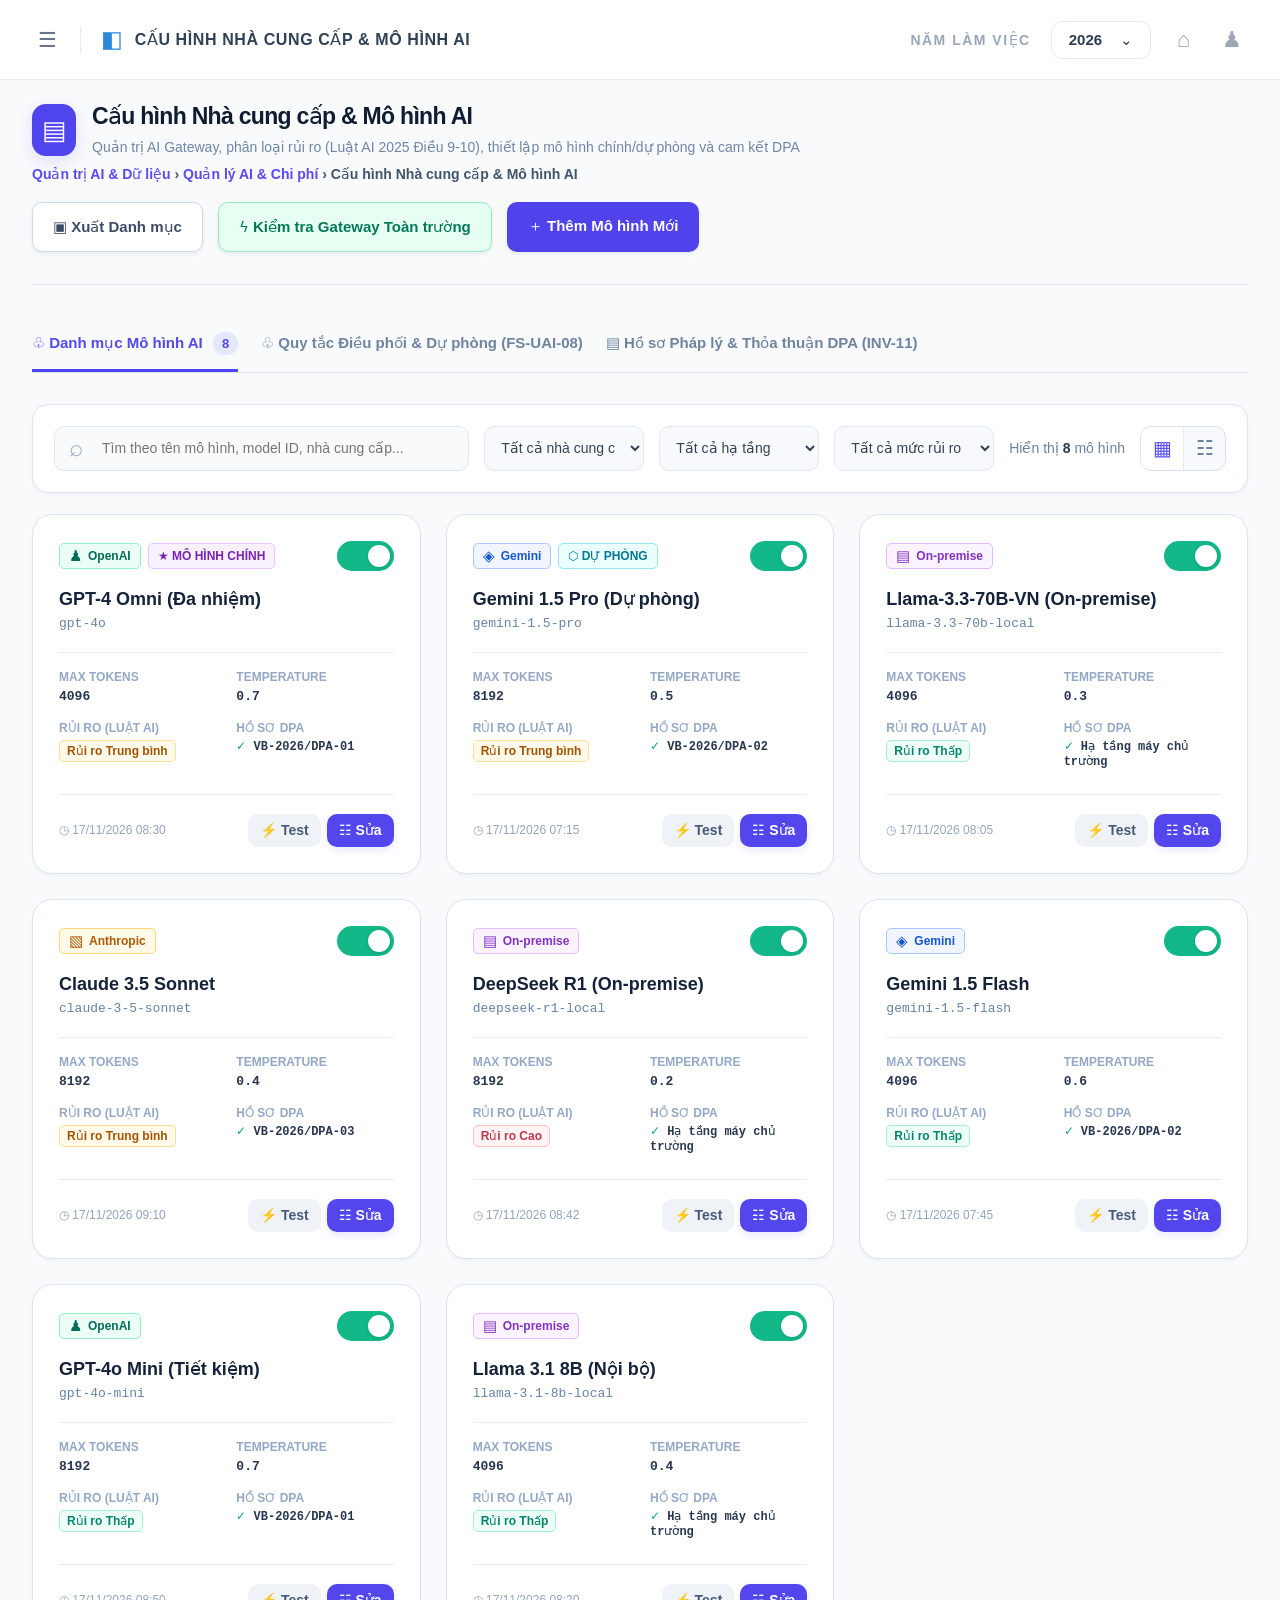
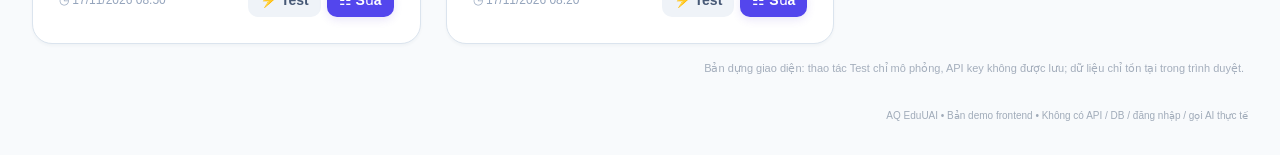
<file: index.html>
<!doctype html>
<html lang="vi">
<head>
  <meta charset="utf-8" />
  <meta name="viewport" content="width=device-width, initial-scale=1" />
  <meta name="description" content="AQ EduUAI — three-module frontend learning prototype" />
  <title>AQ EduUAI · Frontend Demo</title>
  <link rel="stylesheet" href="shared/base.css" />
  <link rel="stylesheet" href="module1/module1.css" />
  <link rel="stylesheet" href="module2/module2.css" />
  <link rel="stylesheet" href="module3/module3.css" />
  <script src="shared/core.js" defer></script>
  <script src="module1/module1.js" defer></script>
  <script src="module2/module2.js" defer></script>
  <script src="module3/module3.js" defer></script>
  <script src="shared/dialogs.js" defer></script>
  <script src="shared/actions.js" defer></script>
</head>
<body>
  <div id="app"></div>
  <div id="toast-region" class="toast-region" aria-live="polite"></div>
</body>
</html>
</file>
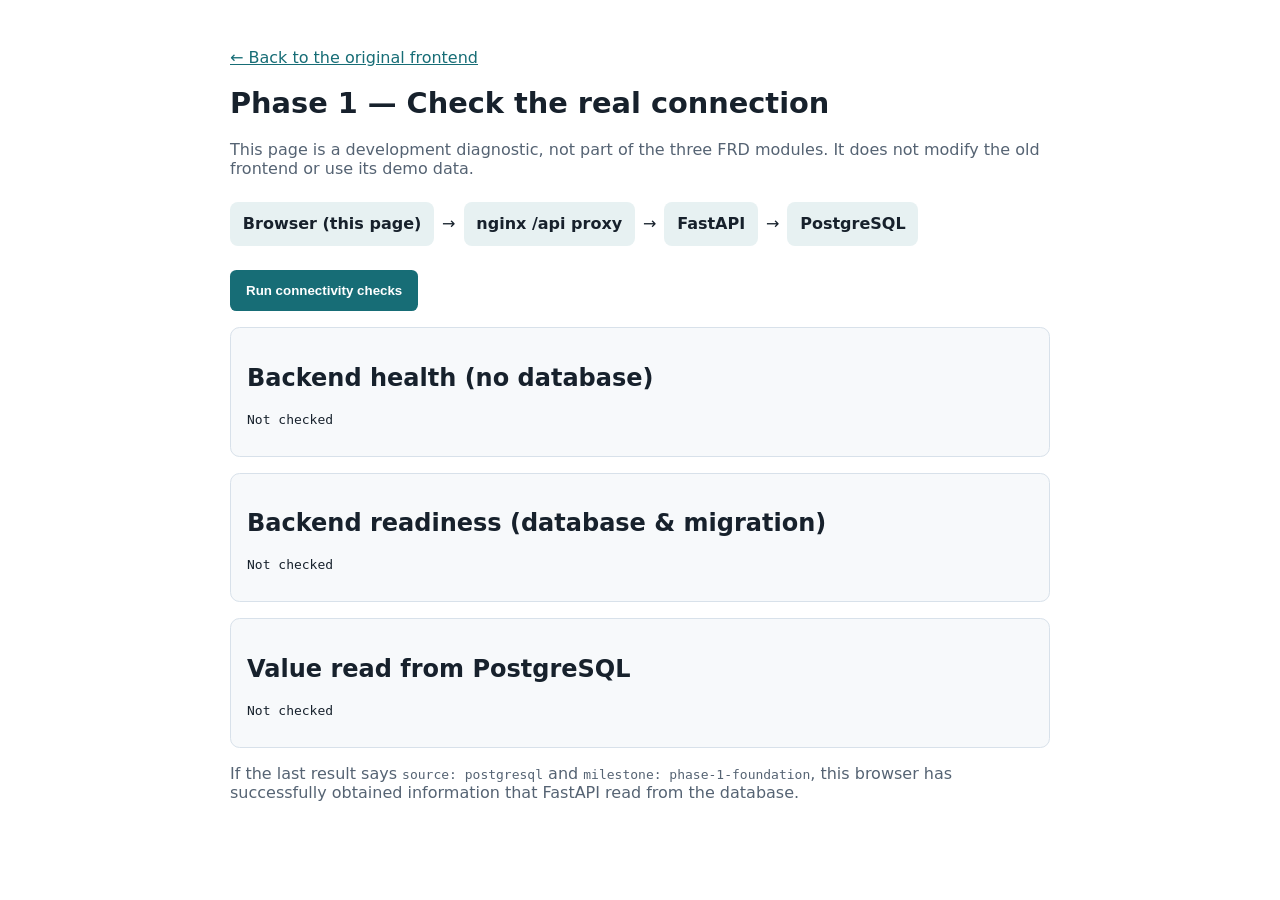
<file: apps/web/dev/phase1.html>
<!doctype html>
<html lang="en">
<head>
  <meta charset="utf-8">
  <meta name="viewport" content="width=device-width, initial-scale=1">
  <title>AQ EduUAI — Phase 1 connectivity demo</title>
  <style>
    :root { color-scheme: light; font-family: system-ui, sans-serif; }
    body { max-width: 820px; margin: 3rem auto; padding: 0 1rem; color: #17212c; }
    h1 { font-size: 1.8rem; }
    .sub { color: #556373; }
    .flow { display: flex; flex-wrap: wrap; align-items: center; gap: .5rem; margin: 1.5rem 0; }
    .flow strong { background: #e7f1f2; padding: .8rem; border-radius: .5rem; }
    .card { background: #f7f9fb; border: 1px solid #d8e1ea; padding: 1rem; margin: 1rem 0; border-radius: .6rem; }
    button { background: #176d76; color: white; border: 0; border-radius: .4rem; padding: .8rem 1rem; font-weight: 600; cursor: pointer; }
    button:disabled { opacity: .5; cursor: wait; }
    pre { white-space: pre-wrap; overflow-wrap: anywhere; }
    .error { color: #ad2424; }
    a { color: #176d76; }
  </style>
</head>
<body>
  <p><a href="/#module1">← Back to the original frontend</a></p>
  <h1>Phase 1 — Check the real connection</h1>
  <p class="sub">This page is a development diagnostic, not part of the three FRD modules. It does not modify the old frontend or use its demo data.</p>
  <div class="flow" aria-label="Request flow">
    <strong>Browser (this page)</strong> → <strong>nginx /api proxy</strong> → <strong>FastAPI</strong> → <strong>PostgreSQL</strong>
  </div>
  <button type="button" id="check">Run connectivity checks</button>
  <div class="card">
    <h2>Backend health (no database)</h2>
    <pre id="health" aria-live="polite">Not checked</pre>
  </div>
  <div class="card">
    <h2>Backend readiness (database & migration)</h2>
    <pre id="ready" aria-live="polite">Not checked</pre>
  </div>
  <div class="card">
    <h2>Value read from PostgreSQL</h2>
    <pre id="info" aria-live="polite">Not checked</pre>
  </div>
  <p class="sub">If the last result says <code>source: postgresql</code> and <code>milestone: phase-1-foundation</code>, this browser has successfully obtained information that FastAPI read from the database.</p>
  <script>
    const endpoints = [
      ['/api/v1/health', 'health'],
      ['/api/v1/ready', 'ready'],
      ['/api/v1/system/info', 'info'],
    ];
    const btn = document.querySelector('#check');
    btn.addEventListener('click', async () => {
      btn.disabled = true;
      for (const [url, id] of endpoints) {
        const output = document.getElementById(id);
        output.classList.remove('error');
        output.textContent = `Checking ${url}...`;
        try {
          const response = await fetch(url, { headers: { Accept: 'application/json' } });
          const body = await response.json();
          output.textContent = `HTTP ${response.status}\n${JSON.stringify(body, null, 2)}`;
          if (!response.ok) output.classList.add('error');
        } catch (error) {
          output.textContent = `Connection failed: ${String(error)}`;
          output.classList.add('error');
        }
      }
      btn.disabled = false;
    });
  </script>
</body>
</html>
</file>
<file: shared/base.css>
:root {
  --blue:#2377c9;
  --blue-dark:#17599a;
  --purple:#6745d9;
  --ink:#1e2b42;
  --muted:#718096;
  --line:#e5ebf2;
  --soft:#f4f7fb;
  --white:#fff;
  --green:#149465;
  --amber:#bc780b;
  --red:#d54a54;
  --shadow:0 12px 32px rgba(30,49,75,.08);
  --radius:12px;
  font-family:Inter,-apple-system,BlinkMacSystemFont,"Segoe UI",Roboto,"Helvetica Neue",Arial,sans-serif;
  color:var(--ink);
  font-synthesis:none
}


* {
  box-sizing:border-box
}

body {
  margin:0;
  background:#f7f9fc;
  font-size:13px
}

button,input,select,textarea {
  font:inherit
}

button {
  cursor:pointer
}

button:disabled {
  cursor:not-allowed;
  opacity:.55
}

a {
  color:inherit;
  text-decoration:none
}

button:focus-visible,input:focus-visible,select:focus-visible,textarea:focus-visible {
  outline:3px solid #b3d5fc;
  outline-offset:2px
}


.app-shell {
  min-height:100vh;
  display:grid;
  grid-template-columns:250px minmax(0,1fr)
}

.sidebar {
  background:white;
  border-right:1px solid var(--line);
  min-height:100vh;
  display:flex;
  flex-direction:column;
  padding:18px 12px;
  position:sticky;
  top:0;
  height:100vh;
  overflow-y:auto
}

.brand {
  display:flex;
  align-items:center;
  gap:10px;
  padding:2px 10px 22px;
  border-bottom:1px solid var(--line);
  margin-bottom:16px
}

.brand-symbol {
  width:35px;
  height:35px;
  background:linear-gradient(135deg,#208be4,#1465b2);
  border-radius:9px;
  display:grid;
  place-items:center;
  color:white;
  font-size:22px;
  font-weight:800
}

.brand-text {
  font-weight:900;
  line-height:1.05;
  color:#1170bc;
  letter-spacing:.2px
}

.brand-text small {
  display:block;
  font-size:10px;
  font-weight:600;
  color:#5c9ac7;
  letter-spacing:1.2px;
  margin-top:4px
}

.nav-search {
  height:36px;
  width:100%;
  border:1px solid var(--line);
  border-radius:7px;
  padding:0 11px;
  color:var(--muted);
  background:#f8fafc;
  margin-bottom:16px;
  font-size:12px
}

.nav-header {
  display:flex;
  align-items:center;
  justify-content:space-between;
  padding:9px 11px;
  font-size:11px;
  color:#a2aeba;
  font-weight:800;
  text-transform:uppercase;
  letter-spacing:.8px
}

.nav-link {
  display:flex;
  gap:9px;
  align-items:center;
  width:100%;
  padding:11px 12px;
  text-align:left;
  border:0;
  background:transparent;
  border-radius:7px;
  color:#566378;
  font-size:12px;
  font-weight:600;
  line-height:1.35
}

.nav-link .nav-ico {
  width:18px;
  color:#8897a7;
  font-size:15px;
  text-align:center
}

.nav-link:hover {
  background:#f4f8fb
}

.nav-link.active {
  background:#e7f3fd;
  color:#0874c5;
  font-weight:800
}

.nav-link.active .nav-ico {
  color:#0874c5
}

.nav-sub {
  padding-left:18px
}

.nav-link.sub {
  padding-left:15px;
  font-size:11.7px
}

.nav-caption {
  font-size:11px;
  color:#8c99a8;
  padding:10px 11px 6px
}

.sidebar-spacer {
  flex:1
}

.user-box {
  display:flex;
  align-items:center;
  gap:9px;
  padding:11px;
  border:1px solid var(--line);
  border-radius:9px;
  margin-top:12px;
  background:#fbfcfe
}

.avatar {
  width:33px;
  height:33px;
  display:grid;
  place-items:center;
  border-radius:50%;
  background:#d9ecff;
  color:#2477bb;
  font-weight:800
}

.user-name {
  font-weight:800;
  font-size:12px
}

.user-desc {
  font-size:10px;
  color:var(--muted);
  margin-top:3px
}

.sidebar-note {
  margin:12px 8px 0;
  text-align:center;
  color:var(--red);
  font-size:11px
}

.workspace {
  min-width:0
}

.topbar {
  height:60px;
  background:white;
  border-bottom:1px solid var(--line);
  display:flex;
  align-items:center;
  gap:15px;
  padding:0 27px
}

.burger {
  border:0;
  background:transparent;
  color:#8190a3;
  font-size:19px
}

.topbar-title {
  font-weight:800;
  font-size:11px;
  letter-spacing:.35px;
  color:#536476;
  text-transform:uppercase
}

.topbar-right {
  margin-left:auto;
  display:flex;
  gap:14px;
  align-items:center;
  color:#8a98a7;
  font-size:11px
}

.topbar-select {
  border:1px solid var(--line);
  padding:5px 9px;
  border-radius:7px;
  background:white;
  font-weight:700
}

.content {
  max-width:1460px;
  margin:auto;
  padding:24px 30px 60px
}

.heading-row {
  display:flex;
  align-items:flex-start;
  gap:16px;
  justify-content:space-between;
  margin-bottom:18px
}

.heading-title {
  display:flex;
  align-items:center;
  gap:11px
}

.heading-icon {
  width:38px;
  height:38px;
  display:grid;
  place-items:center;
  background:linear-gradient(145deg,#2e8de4,#6840dd);
  border-radius:10px;
  color:white;
  font-size:20px;
  box-shadow:0 5px 13px #4e7ad12c
}

h1 {
  font-size:21px;
  margin:0 0 4px;
  letter-spacing:-.55px
}

h2 {
  font-size:15px;
  margin:0 0 6px
}

h3 {
  font-size:13px;
  margin:0 0 8px
}

.subtitle {
  color:var(--muted);
  line-height:1.5;
  font-size:11px;
  max-width:770px
}

.breadcrumbs {
  margin-top:9px;
  font-size:10px;
  color:#7f90a3
}

.breadcrumbs strong {
  color:var(--blue)
}

.actions {
  display:flex;
  gap:8px;
  align-items:center;
  flex-wrap:wrap;
  justify-content:flex-end
}

.btn {
  border:1px solid transparent;
  border-radius:7px;
  padding:9px 13px;
  background:white;
  color:#586880;
  font-weight:800;
  font-size:11px;
  display:inline-flex;
  align-items:center;
  justify-content:center;
  gap:6px;
  min-height:33px;
  white-space:nowrap
}

.btn:hover {
  filter:brightness(.97)
}

.btn.primary {
  background:var(--purple);
  color:white;
  box-shadow:0 3px 8px #6044d322
}

.btn.blue {
  background:var(--blue);
  color:white
}

.btn.secondary {
  border-color:#dfe8f0;
  color:#3d618b
}

.btn.success {
  background:#e8f8ef;
  color:#137e56;
  border-color:#c9eed8
}

.btn.danger {
  background:#fff1f1;
  color:#c2424a;
  border-color:#ffdcdf
}

.btn.warning {
  background:#fff6e9;
  color:#ae7216;
  border-color:#ffe5b8
}

.btn.mini {
  padding:5px 9px;
  min-height:26px;
  font-size:10px
}

.btn.icon-only {
  width:30px;
  padding:5px
}

.tag {
  display:inline-flex;
  align-items:center;
  border-radius:5px;
  padding:3px 7px;
  font-size:10px;
  font-weight:750;
  line-height:1.45;
  background:#ecf3fb;
  color:#4977a0
}

.tag.green {
  background:#e8f9ef;
  color:#12805b
}

.tag.purple {
  background:#eee9ff;
  color:#6f47c5
}

.tag.red {
  background:#fff0f2;
  color:#c64c58
}

.tag.amber {
  background:#fff4df;
  color:#a97616
}

.tag.gray {
  background:#eff2f5;
  color:#667689
}

.tag.outline {
  background:white;
  border:1px solid #dee8ef
}

.section-tabs {
  display:flex;
  align-items:center;
  gap:2px;
  border-bottom:1px solid var(--line);
  margin:0 0 18px;
  overflow:auto;
  white-space:nowrap
}

.tab {
  border:0;
  background:transparent;
  color:#718296;
  font-size:11px;
  padding:12px 15px;
  font-weight:700;
  border-bottom:2px solid transparent
}

.tab.active {
  color:#385dc0;
  border-bottom-color:#6676e2
}

.panel {
  background:white;
  border:1px solid var(--line);
  border-radius:var(--radius);
  padding:17px;
  box-shadow:0 2px 8px rgba(36,62,84,.025)
}

.panel+.panel {
  margin-top:15px
}

.panel-title {
  display:flex;
  align-items:center;
  justify-content:space-between;
  gap:12px;
  margin-bottom:14px
}

.muted {
  color:var(--muted)
}

.text-small {
  font-size:11px
}

.note {
  border:1px solid #d7e9fb;
  background:#f2f8ff;
  color:#3d6f9e;
  border-radius:8px;
  padding:12px 13px;
  line-height:1.65;
  font-size:11px;
  margin-bottom:14px
}

.note.warning {
  background:#fffaf0;
  border-color:#f6e2be;
  color:#88631f
}

.note.success {
  background:#effcf5;
  border-color:#cdeedb;
  color:#176b4c
}

.note strong {
  font-weight:900
}

.toolbar {
  display:flex;
  align-items:center;
  gap:8px;
  flex-wrap:wrap;
  margin:0 0 14px
}

.search-field {
  min-width:220px;
  flex:1;
  border:1px solid #e2e9f2;
  padding:10px 12px;
  border-radius:7px;
  font-size:11px;
  background:#fbfcfe
}

.field-select {
  background:white;
  border:1px solid #e2e9f2;
  border-radius:7px;
  padding:9px 10px;
  color:#617187;
  font-size:11px;
  max-width:240px
}

.right {
  margin-left:auto
}

.stats {
  display:grid;
  grid-template-columns:repeat(4,minmax(0,1fr));
  gap:13px;
  margin-bottom:17px
}

.stat {
  background:white;
  border:1px solid var(--line);
  border-radius:11px;
  padding:17px;
  display:flex;
  align-items:center;
  justify-content:space-between;
  gap:10px
}

.stat-label {
  color:#78889a;
  font-size:10px;
  font-weight:800;
  text-transform:uppercase;
  letter-spacing:.25px
}

.stat-num {
  font-size:22px;
  font-weight:900;
  letter-spacing:-.5px;
  margin:8px 0 4px
}

.stat-sub {
  font-size:10px;
  color:#8694a5
}

.stat-ico {
  font-size:21px;
  color:#596eaf;
  background:#f0f1ff;
  padding:11px;
  border-radius:9px
}

.model-grid {
  display:grid;
  grid-template-columns:repeat(3,minmax(0,1fr));
  gap:14px
}

.model-card {
  border:1px solid #e4eaf1;
  border-radius:10px;
  background:white;
  min-width:0;
  padding:17px;
  position:relative;
  box-shadow:0 3px 9px rgba(25,45,65,.025)
}

.model-card:hover {
  border-color:#bfd5f4;
  box-shadow:0 8px 20px #1437650e
}

.model-top {
  display:flex;
  justify-content:space-between;
  align-items:start;
  gap:12px
}

.model-name {
  font-size:14px;
  font-weight:850;
  margin:13px 0 4px
}

.model-caption {
  font-size:10px;
  color:#8594a6
}

.model-data {
  display:grid;
  grid-template-columns:repeat(2,minmax(0,1fr));
  gap:11px;
  margin:15px 0
}

.model-data small {
  font-size:10px;
  color:#93a1af;
  display:block
}

.model-data strong {
  display:block;
  font-size:10px;
  margin-top:3px;
  overflow-wrap:anywhere
}

.model-footer {
  display:flex;
  align-items:center;
  justify-content:space-between;
  gap:8px;
  border-top:1px solid #eff2f6;
  padding-top:12px
}

.toggle {
  display:inline-flex;
  width:33px;
  height:18px;
  border:0;
  border-radius:20px;
  padding:2px;
  background:#ced8e3;
  align-items:center
}

.toggle:after {
  content:"";
  width:14px;
  height:14px;
  background:white;
  border-radius:50%;
  box-shadow:0 1px 4px #0002;
  transition:transform .15s
}

.toggle.on {
  background:#1cb590
}

.toggle.on:after {
  transform:translateX(15px)
}

.table-wrap {
  overflow-x:auto
}

.data-table {
  border-collapse:collapse;
  width:100%;
  font-size:11px;
  min-width:650px
}

.data-table th {
  text-align:left;
  font-size:9px;
  color:#8392a5;
  background:#f8fafc;
  border-bottom:1px solid var(--line);
  padding:11px 12px;
  text-transform:uppercase;
  letter-spacing:.3px
}

.data-table td {
  border-bottom:1px solid #edf1f5;
  padding:12px;
  vertical-align:middle
}

.data-table tbody tr:hover {
  background:#fbfdff
}

.data-table tbody tr:last-child td {
  border-bottom:0
}

.data-table .code {
  font-family:ui-monospace,Menlo,Consolas,monospace;
  font-weight:700;
  font-size:10px
}

.name-cell {
  font-weight:800;
  margin-bottom:3px
}

.chips {
  display:flex;
  gap:3px;
  flex-wrap:wrap;
  max-width:430px
}

.chips .tag {
  font-size:9px
}

.list-inline {
  display:flex;
  align-items:center;
  flex-wrap:wrap;
  gap:6px
}

.person-card {
  display:flex;
  align-items:center;
  gap:11px;
  background:#f9fbfe;
  border:1px solid #e8edf4;
  padding:13px;
  border-radius:10px;
  margin:13px 0
}

.person-card .avatar {
  width:40px;
  height:40px;
  border-radius:9px
}

.person-title {
  font-weight:800;
  font-size:13px
}

.progress {
  height:7px;
  background:#edf2f8;
  border-radius:9px;
  overflow:hidden;
  min-width:80px
}

.progress>span {
  display:block;
  height:100%;
  background:linear-gradient(90deg,#548bea,#7757d8);
  border-radius:9px
}

.quota-breakdown {
  display:flex;
  flex-direction:column;
  gap:4px;
  color:#718296;
  font-size:10px
}

.money {
  font-weight:900;
  font-variant-numeric:tabular-nums
}

.positive {
  color:var(--green)
}

.negative {
  color:var(--red)
}

.cards-row {
  display:grid;
  grid-template-columns:repeat(3,1fr);
  gap:12px
}

.info-card {
  border:1px solid #e8edf3;
  background:#fbfcff;
  border-radius:10px;
  padding:15px
}

.info-card h3 {
  font-size:12px
}

.info-card .big {
  font-size:22px;
  font-weight:900
}

.placeholder {
  padding:35px 15px;
  text-align:center;
  color:#93a0ac
}

.modal-overlay {
  position:fixed;
  inset:0;
  background:rgba(25,35,55,.53);
  display:grid;
  place-items:center;
  z-index:100;
  padding:20px
}

.modal {
  background:white;
  width:min(570px,100%);
  max-height:min(90vh,900px);
  overflow:auto;
  border-radius:13px;
  box-shadow:0 30px 80px #12192950
}

.modal.wide {
  width:min(740px,100%)
}

.modal-header {
  padding:18px 22px;
  border-bottom:1px solid var(--line);
  display:flex;
  justify-content:space-between;
  align-items:flex-start;
  gap:10px
}

.modal-heading {
  font-size:16px;
  font-weight:850
}

.modal-close {
  border:0;
  background:#f3f6f9;
  width:27px;
  height:27px;
  border-radius:7px;
  font-size:18px;
  color:#718093
}

.modal-body {
  padding:19px 22px 10px
}

.modal-footer {
  padding:14px 22px 19px;
  display:flex;
  justify-content:flex-end;
  gap:8px;
  border-top:1px solid #f0f3f7
}

.form-grid {
  display:grid;
  grid-template-columns:repeat(2,minmax(0,1fr));
  gap:13px
}

.form-field {
  min-width:0;
  display:flex;
  flex-direction:column;
  gap:6px;
  margin-bottom:13px
}

.form-field.full {
  grid-column:1/-1
}

.form-field label {
  font-size:11px;
  font-weight:750;
  color:#495d72
}

.req {
  color:#d04e58
}

.input {
  width:100%;
  border-radius:7px;
  border:1px solid #dde5ee;
  padding:10px 11px;
  background:white;
  color:#27384f;
  font-size:12px;
  min-height:37px
}

.input:focus {
  border-color:#80b1e8;
  outline:none;
  box-shadow:0 0 0 3px #d9edff
}

.input:disabled {
  background:#f4f6f8;
  color:#8a96a3
}

.hint {
  font-size:10px;
  color:#8592a2;
  line-height:1.5
}

.checkline {
  display:flex;
  align-items:center;
  gap:7px;
  font-size:11px;
  color:#607188;
  padding:4px 0
}

.checkline input {
  accent-color:#735be4
}

.modal-section {
  border:1px solid #e9eef3;
  border-radius:9px;
  padding:14px;
  margin-bottom:14px
}

.section-label {
  color:#617b9d;
  font-size:10px;
  text-transform:uppercase;
  font-weight:850;
  margin-bottom:13px
}

.user-checkboxes {
  display:grid;
  grid-template-columns:repeat(2,1fr);
  gap:6px;
  max-height:150px;
  overflow:auto
}

.small-label {
  font-size:10px;
  white-space:nowrap
}

.footer-note {
  font-size:10px;
  color:#a0abb9;
  margin-top:17px;
  text-align:right
}

.toast-region {
  position:fixed;
  bottom:22px;
  right:22px;
  z-index:300;
  display:flex;
  flex-direction:column;
  gap:8px;
  max-width:400px
}

.toast {
  padding:12px 16px;
  border-radius:9px;
  background:#244464;
  color:white;
  box-shadow:var(--shadow);
  font-size:12px;
  line-height:1.5;
  animation:appear .2s ease
}

.toast.error {
  background:#a93b47
}

.toast.success {
  background:#156c58
}

@keyframes appear {
  from {
  opacity:0;
  transform:translateY(8px)
}

to {
  opacity:1;
  transform:translateY(0)
}


}

.disabled-reason {
  color:#a9b3bd;
  font-size:10px
}

.mobile-menu {
  display:none
}


@media(max-width:1100px) {
  .app-shell {
  grid-template-columns:210px minmax(0,1fr)
}

.content {
  padding:22px 18px
}

.stats {
  grid-template-columns:repeat(2,minmax(0,1fr))
}

.model-grid {
  grid-template-columns:repeat(2,minmax(0,1fr))
}

.sidebar {
  padding-inline:8px
}

.heading-row {
  flex-direction:column
}

.actions {
  justify-content:flex-start
}


}


@media(max-width:720px) {
  .app-shell {
  display:block
}

.sidebar {
  position:static;
  height:auto;
  min-height:0;
  padding:10px 12px
}

.brand {
  padding-bottom:10px;
  margin-bottom:6px
}

.nav-header,.nav-search,.nav-caption,.sidebar-spacer,.user-box,.sidebar-note {
  display:none
}

.nav-sub {
  display:flex;
  padding:0;
  overflow:auto
}

.nav-link.sub {
  width:auto;
  min-width:175px
}

.sidebar> .nav-link {
  display:none
}

.topbar {
  height:48px;
  padding:0 14px
}

.topbar-right {
  font-size:10px
}

.content {
  padding:17px 12px 45px
}

.model-grid,.stats,.cards-row {
  grid-template-columns:1fr
}

.form-grid {
  grid-template-columns:1fr
}

.heading-title {
  align-items:flex-start
}

h1 {
  font-size:18px
}

.modal-body {
  padding:15px
}

.modal-header {
  padding:15px
}

.modal-footer {
  padding:12px
}

.user-checkboxes {
  grid-template-columns:1fr
}


}
</file>
<file: module1/module1.css>
/* =====================================================================
   Module 1 visual refresh (v2). Matches the supplied AQ EduUAI screenshots.
   These overrides are isolated where possible to preserve Modules 2 and 3.
   ===================================================================== */
:root { --source-violet:#5144ef; --source-bluegray:#8fa2bf; }
.app-shell.sidebar-collapsed {grid-template-columns:minmax(0,1fr)}
.app-shell.sidebar-collapsed .sidebar {display:none}
.topbar {height:80px;padding:0 32px 0 32px;gap:20px;}
.topbar .burger {font-size:21px;color:#687588;font-weight:700;padding-right:23px;border-right:1px solid #e3e9f2;border-radius:0}
.topbar-title {font-size:16px;color:#304056;font-weight:800;letter-spacing:.6px}
.topbar-blue-icon {color:#2b88dc;font-size:23px;vertical-align:-2px;margin-right:6px}
.topbar-right {font-size:14px;font-weight:750;letter-spacing:1.5px;gap:20px;color:#9aa6b8}
.topbar-select {padding:9px 17px;border-radius:11px;font-size:15px;min-width:100px;letter-spacing:0;color:#2d3b52;display:inline-flex;justify-content:space-between;gap:15px;align-items:center}
.topbar-utility {border:0;background:transparent;font-size:22px;color:#9da7b8;font-weight:800;padding:6px}
.content.models-content {padding:0 32px 34px;max-width:none;margin:0;background:#f8fafc;min-height:calc(100vh - 80px)}
.module-one .heading-row {padding:23px 0 32px;margin:0 0 15px;border-bottom:1px solid #e1e7f0;align-items:flex-start;min-height:179px}
.module-one .heading-title {gap:16px;align-items:center}
.module-one .heading-icon {width:44px;height:52px;border-radius:14px;font-size:26px;background:#5045ed;box-shadow:0 5px 15px #5546ed24;flex:none}
.module-one .heading-title h1 {font-size:27px;line-height:1.2;letter-spacing:-.7px;color:#101c31;font-weight:850;margin:0 0 6px}
.module-one .subtitle {font-size:16px;line-height:1.5;max-width:775px;color:#7186a5}
.module-one .breadcrumbs {font-size:14px;margin-top:8px;color:#42546b;font-weight:700}
.module-one .breadcrumbs strong {color:#5a49f5}
.module-one .actions {width:568px;flex:none;display:grid;grid-template-columns:max-content max-content;justify-content:start;align-content:start;column-gap:15px;row-gap:14px;padding-top:2px}
.module-one .actions .btn {font-size:15px;min-height:50px;border-radius:10px;padding:11px 20px;box-shadow:0 2px 5px #172e4812}
.module-one .actions .btn.primary {grid-column:1;justify-self:start;background:#5043ec}
.module-one .actions .btn.secondary {color:#3c4a65;border:1px solid #cfdae7}
.module-one .actions .btn.success {color:#007957;background:#e7fff2;border:1px solid #92ecc3}
.module-one .section-tabs {margin:10px 0 31px;gap:23px;min-height:73px;align-items:flex-end;border-color:#e0e6ef}
.module-one .tab {font-size:15px;padding:19px 0 17px;font-weight:750;color:#70839f;border-bottom:3px solid transparent}
.module-one .tab.active {color:#5348f1;border-bottom-color:#5144f1}
.module-one .tab-counter {background:#e3e8ff;color:#5545ec;font-size:13px;border-radius:24px;margin-left:6px;padding:4px 9px}
.model-list-area {margin:0}
.model-filterbar {min-height:89px;background:#fff;display:flex;gap:15px;padding:19px 21px;border-radius:16px;border:1px solid #dce5ef;box-shadow:0 2px 3px #2438560b;align-items:center;flex-wrap:nowrap;margin-bottom:21px}
.model-search-wrap {position:relative;flex:1.42;min-width:220px}
.model-search-wrap>span {position:absolute;left:15px;top:50%;transform:translateY(-50%);font-size:24px;color:#99acc4}
.model-search-wrap input {padding:12px 14px 12px 47px;width:100%;height:45px;background:#f8fafc;border:1px solid #dfe7f1;font-size:14px;border-radius:10px;min-width:0}
.model-filterbar .field-select {height:45px;border-radius:10px;background:#f7f9fc;font-size:14px;color:#344256;padding:8px 12px;max-width:none;min-width:160px}
.model-filterbar .field-select:nth-of-type(1) {width:210px}
.model-filterbar .field-select:nth-of-type(2) {width:250px}
.model-filterbar .field-select:nth-of-type(3) {width:296px}
.model-count {white-space:nowrap;color:#6f819b;font-size:14px;margin-left:auto}
.model-count strong {color:#28384d}
.view-switch {display:flex;border:1px solid #d9e2ee;background:#f7f9fc;border-radius:11px;overflow:hidden;margin-left:0;flex:none}
.view-switch button {background:transparent;border:0;min-height:43px;min-width:42px;font-size:20px;color:#69809e}
.view-switch button+button {border-left:1px solid #e2e9f2}
.view-switch button.active {background:#fff;color:#574cf0}
.module-one .model-grid {grid-template-columns:repeat(3,minmax(0,1fr));gap:25px}
.module-one .source-model-card {padding:26px;border-radius:20px;min-height:360px;border-color:#dbe4ee;box-shadow:0 2px 3px #1c324809;display:flex;flex-direction:column}
.module-one .source-model-card:hover {box-shadow:0 8px 18px #213c6210;transform:translateY(-1px)}
.source-model-card .model-top {align-items:center}
.model-flags {display:flex;align-items:center;flex-wrap:wrap;gap:7px}
.provider-tag,.model-role {border:1px solid transparent;display:inline-flex;gap:6px;align-items:center;border-radius:5px;padding:4px 9px;font-size:12px;font-weight:800;line-height:1.35;white-space:nowrap}
.provider-tag span {font-size:15px;line-height:1}
.provider-tag.openai {color:#006c55;border-color:#91f2c9;background:#ecfff6}
.provider-tag.gemini {color:#1456cd;border-color:#a8c9ff;background:#f0f5ff}
.provider-tag.anthropic {color:#b05800;border-color:#ffda72;background:#fff9e8}
.provider-tag.onprem {color:#8232c1;border-color:#e6baff;background:#fbf3ff}
.provider-tag.gray {color:#5c6d82;border-color:#d8e3ec;background:#f8fafc}
.model-role.is-primary {color:#7923b5;border-color:#e9c5ff;background:#faf1ff}
.model-role.is-backup {color:#007797;border-color:#97e5ee;background:#ebffff}
.source-model-card .toggle {width:57px;height:30px;padding:4px;flex:none;background:#c4cbd4}
.source-model-card .toggle:after {width:22px;height:22px}
.source-model-card .toggle.on {background:#12b888}
.source-model-card .toggle.on:after {transform:translateX(27px)}
.source-model-card .model-name {font-size:18px;font-weight:800;color:#15223a;line-height:1.3;margin:17px 0 5px}
.source-model-card .model-caption {font-family:ui-monospace,SFMono-Regular,Consolas,monospace;font-size:13px;color:#6982a2}
.model-card-separator {height:1px;background:#e9eff5;margin:21px 0 17px}
.source-model-card .model-data {margin:0;grid-template-columns:1fr 1fr;row-gap:15px;column-gap:20px}
.source-model-card .model-data small {font-size:12px;font-weight:700;color:#94a8c6}
.source-model-card .model-data strong {font-size:13px;margin-top:5px;color:#28364f;font-family:ui-monospace,Consolas,monospace;font-weight:760;line-height:1.3}
.source-model-card .model-data .tag {font:700 12px Inter,-apple-system,BlinkMacSystemFont,"Segoe UI",sans-serif;padding:3px 7px;border-radius:5px}
.source-model-card .model-data .tag.amber {border:1px solid #ffe091;color:#a35400;background:#fff9e9}
.source-model-card .model-data .tag.green {border:1px solid #a4eed1;color:#048569;background:#edfff7}
.source-model-card .model-data .tag.red {border:1px solid #ffbec5;color:#bf384f;background:#fff3f4}
.source-model-card .model-data .dpa-reference {font-family:ui-monospace,Consolas,monospace;font-size:12px;overflow-wrap:anywhere}
.check-glyph {color:#12a67f}
.source-model-card .model-footer {margin-top:auto;padding-top:19px;border-top:1px solid #e9eef5}
.source-model-card .model-footer .tested-date {color:#94a4bc;font-size:12px}
.source-model-card .model-footer .btn {font-size:14px;min-height:33px;padding:6px 11px;border-radius:10px}
.source-model-card .model-footer .btn.secondary {color:#475976;background:#eff3f8;border-color:transparent}
.source-model-card .model-footer .btn.primary {background:#5346ed;color:#fff}
.model-table-wrap {border:1px solid #e0e8f2;border-radius:12px;background:white;padding:12px}
.model-demo-caution {font-size:11px;color:#a4aebc;text-align:right;padding:18px 4px}
/* Screenshot-inspired modal: three tabs, four selectable providers, DPA panel */
.model-modal-overlay {background:rgba(39,49,68,.62);backdrop-filter:blur(3px)}
.model-config-modal {width:min(1000px,calc(100vw - 40px));height:min(765px,calc(100vh - 55px));max-height:calc(100vh - 42px);border-radius:21px;display:flex;flex-direction:column;overflow:hidden;box-shadow:0 35px 90px #10192b61}
.model-modal-top {padding:30px 33px 21px;display:flex;align-items:center;gap:16px;margin:0 33px;border-bottom:1px solid #dde5ef;padding-left:0;padding-right:0;min-height:107px}
.model-modal-glyph {height:41px;width:41px;display:grid;place-items:center;background:#eef1ff;color:#5645eb;font-size:25px;border-radius:11px;flex:none}
.model-modal-heading {flex:1}
.model-modal-heading .modal-heading {font-size:20px;color:#15213a;font-weight:850;margin-bottom:4px}
.model-modal-heading .subtitle {font-size:15px;color:#788ca8}
.model-modal-close {background:transparent;border:0;color:#91a2bd;font-size:27px;padding:4px 0 4px 12px}
.model-modal-tabs {margin:0 33px;border-bottom:1px solid #e1e7f1;display:flex;gap:22px;align-items:end;min-height:59px;flex:none;white-space:nowrap;overflow-x:auto}
.model-modal-tabs button {padding:16px 0 14px;border:0;background:transparent;font-size:15px;font-weight:750;border-bottom:3px solid transparent;color:#72849f;flex:none}
.model-modal-tabs button.active {border-color:#5948f5;color:#5848f2}
.model-config-scroll {overflow:auto;flex:1;overscroll-behavior:contain;margin:0 33px;padding:0 15px 0 0}
.model-config-scroll form {padding:0 0 25px}
.model-modal-pane {display:none;padding:21px 0 16px}
.model-modal-pane.active {display:block}
.model-section-title {font-size:14px;font-weight:800;color:#334256;margin-bottom:12px}
.provider-choice-grid {display:grid;grid-template-columns:repeat(4,minmax(0,1fr));gap:11px;margin-bottom:22px}
.provider-choice {min-height:74px;border:1px solid #dbe5f0;border-radius:16px;display:flex;align-items:center;gap:14px;padding:12px 16px;cursor:pointer;position:relative;transition:.12s background,.12s border-color}
.provider-choice.selected {border:2px solid #5a51f3;background:#f1f4ff;padding:11px 15px}
.provider-choice input {position:absolute;opacity:0;pointer-events:none}
.provider-choice:focus-within {outline:3px solid #dedfff;outline-offset:2px}
.provider-choice-icon {font-size:24px;font-weight:900}
.provider-choice-icon.openai {color:#00a97a}
.provider-choice-icon.gemini {color:#2462f4}
.provider-choice-icon.anthropic {color:#eb8600}
.provider-choice-icon.onprem {color:#9a35e2}
.provider-choice-text strong {display:block;font-size:15px;color:#17243b;white-space:nowrap}
.provider-choice-text small {display:block;margin-top:4px;font-size:12px;color:#8092ad;white-space:nowrap}
.model-fields-two {display:grid;grid-template-columns:repeat(2,minmax(0,1fr));gap:14px}
.model-field {margin-bottom:20px;min-width:0}
.model-field label {display:block;font-size:14px;font-weight:760;color:#324258;margin-bottom:9px}
.model-field .input,.dpa-highlight .input {height:44px;border:1px solid #cdd9e9;border-radius:10px;font-size:14px;padding:10px 15px;background:white;width:100%;color:#31415b}
.model-field .input::placeholder,.dpa-highlight .input::placeholder {color:#a0acc0}
.inline-muted {color:#9caabc;font-size:12px;font-weight:400}
.secret-wrap {position:relative}
.secret-wrap input {padding-right:47px!important}
.secret-wrap button {position:absolute;right:10px;top:0;height:44px;background:transparent;color:#9aacc2;font-size:19px;border:0;padding:0 8px}
.model-test-button {background:#1f2e45;color:white;font-size:14px;padding:8px 14px;border-radius:9px;margin-top:-9px;margin-bottom:18px;min-height:36px}
.model-test-result {font-size:12px;margin-left:9px}
.model-test-result.is-success {color:#04825b}
.model-test-result.is-error {color:#ce4a4a}
.dpa-highlight {background:#eafff5;border:1px solid #7de9ba;border-radius:15px;padding:17px 16px 21px;color:#006e56}
.dpa-header {display:flex;justify-content:space-between;align-items:center;gap:9px;margin-bottom:14px}
.dpa-header strong {font-size:14px}
.dpa-header span {background:#e5fff1;border:1px solid #93eebf;border-radius:5px;color:#00825e;font-size:12px;font-weight:750;padding:5px 10px}
.dpa-highlight label {display:block;font-size:13px;margin-bottom:9px;color:#08705b}
.dpa-highlight .input {border-color:#6edfb2}
.dpa-highlight .dpa-confirm {display:flex;align-items:center;gap:9px;margin:13px 0 0;font-size:12px}
.model-modal-footer {padding:16px 33px 24px;min-height:89px;display:flex;justify-content:flex-end;align-items:center;gap:15px;border-top:1px solid #e3eaf3;background:white;flex:none}
.model-modal-footer .btn {font-size:14px;min-height:43px;border-radius:9px;padding:10px 18px}
.model-modal-footer .btn.secondary {background:#f0f3f8;border-color:#f0f3f8;color:#42526c}
.model-modal-footer .btn.primary {background:#5246ec;color:white}
.model-explainer {background:#f3f6ff;border:1px solid #dfe6fb;color:#596e91;border-radius:10px;padding:14px 15px;font-size:13px;line-height:1.6;margin-bottom:22px}
.model-section-note {font-size:12px;color:#8495ae;margin-top:8px;line-height:1.55}
@media(max-width:1350px) {
 .module-one .actions {width:460px}
 .module-one .heading-title h1 {font-size:23px}
 .module-one .subtitle {font-size:14px}
 .model-filterbar {flex-wrap:wrap}
 .model-search-wrap {flex-basis:340px}
 .model-filterbar .field-select:nth-of-type(n) {width:auto;flex:1}
}
@media(max-width:1000px) {
 .module-one .heading-row {flex-direction:column;gap:16px}
 .module-one .actions {width:100%;display:flex;flex-wrap:wrap}
 .module-one .model-grid {grid-template-columns:repeat(2,minmax(0,1fr))}
 .module-one .tab {font-size:13px}
 .provider-choice-grid {grid-template-columns:repeat(2,minmax(0,1fr))}
}
@media(max-width:680px) {
 .app-shell.sidebar-collapsed {display:block}
 .topbar {height:57px;padding:0 12px;gap:7px}
 .topbar .burger {padding-right:10px}
 .topbar-title {font-size:11px;letter-spacing:0}
 .topbar-blue-icon {font-size:14px;margin:0}
 .topbar-right {gap:6px;font-size:9px;letter-spacing:0}
 .topbar-select {min-width:0;padding:6px;font-size:11px}
 .topbar-utility {display:none}
 .content.models-content {padding:0 12px 20px}
 .module-one .heading-row {min-height:0;padding:16px 0 21px}
 .module-one .heading-title h1 {font-size:20px}
 .module-one .heading-icon {height:43px;width:43px}
 .module-one .subtitle {font-size:12px}
 .module-one .breadcrumbs {font-size:10px}
 .module-one .actions .btn {font-size:12px;min-height:37px;padding:8px}
 .module-one .section-tabs {min-height:55px;margin-bottom:15px;gap:15px}
 .model-filterbar {padding:12px;gap:8px}
 .model-search-wrap {flex:1 1 100%}
 .model-filterbar .field-select:nth-of-type(n) {flex:1 1 45%;width:0;min-width:130px;font-size:11px}
 .module-one .model-grid {grid-template-columns:1fr;gap:14px}
 .source-model-card .model-name {font-size:17px}
 .model-modal-overlay {padding:8px}
 .model-config-modal {width:100%;max-height:calc(100vh - 16px);height:calc(100vh - 16px);border-radius:14px}
 .model-modal-top {margin:0 15px;padding-top:12px;padding-bottom:12px;min-height:77px}
 .model-modal-heading .modal-heading {font-size:15px}
 .model-modal-heading .subtitle {font-size:11px}
 .model-modal-tabs {margin:0 15px;gap:13px;min-height:46px}
 .model-modal-tabs button {font-size:12px;padding:11px 0}
 .model-config-scroll {margin:0 15px;padding-right:7px}
 .model-modal-pane {padding-top:14px}
 .provider-choice-grid {gap:7px}
 .provider-choice {padding:9px;min-height:60px;gap:8px}
 .provider-choice.selected {padding:8px}
 .provider-choice-icon {font-size:18px}
 .provider-choice-text strong {font-size:12px}
 .provider-choice-text small {font-size:10px}
 .model-fields-two {grid-template-columns:1fr;gap:0}
 .model-modal-footer {padding:12px 15px;min-height:70px}
 .model-modal-footer .btn {font-size:11px;padding:8px 10px}
}
@media(min-width:1401px) {
  .module-one .actions {width:680px;grid-template-columns:200px 336px}
}
@media(min-width:900px) and (min-height:860px) {
  .model-config-modal {transform:translateY(34px)}
}
@media(min-width:1001px) and (max-width:1400px) {
  .module-one .heading-row {flex-direction:column;gap:18px}
  .module-one .actions {width:100%;display:flex;flex-wrap:wrap}
}


/* --------------------------------------------------------------------
   Module 1 — legal agreement / DPA tab (v3 screenshot alignment).
   Isolated styles: Modules 2 and 3 retain the v2 appearance.
   -------------------------------------------------------------------- */
.dpa-page{margin-top:0;color:#34455f}
.dpa-legal-banner{min-height:70px;display:flex;align-items:center;justify-content:space-between;gap:18px;background:#fff;border:1px solid #dce5f0;box-shadow:0 2px 4px rgba(20,39,61,.05);border-radius:16px;padding:18px 21px;margin-bottom:20px}
.dpa-legal-intro{display:flex;align-items:center;gap:13px;font-size:15px;color:#536985;line-height:1.5;min-width:0}
.dpa-document-icon{display:inline-flex;align-items:center;justify-content:center;width:20px;min-width:20px;color:#039c72;font-size:21px;font-weight:900}
.dpa-compliance{white-space:nowrap;font:14px/1.4 ui-monospace,SFMono-Regular,Consolas,monospace;color:#67809d;letter-spacing:.15px}
.dpa-table-frame{background:#fff;border:1px solid #dce5f0;border-radius:17px;box-shadow:0 2px 4px rgba(20,39,61,.05);overflow:hidden}
.dpa-table-scroll{overflow-x:auto}
.dpa-legal-table{width:100%;border-collapse:collapse;table-layout:auto;font-size:14px;line-height:1.45;white-space:nowrap}
.dpa-legal-table thead{background:#f8fafc}
.dpa-legal-table th{color:#41536e;text-align:left;font-size:14px;letter-spacing:.45px;font-weight:830;padding:16px 21px;border-bottom:1px solid #dfe7f0}
.dpa-legal-table td{padding:15px 21px;border-bottom:1px solid #ecf1f5;color:#435672;vertical-align:middle}
.dpa-legal-table tr:last-child td{border-bottom:0}
.dpa-legal-table td:nth-child(1){width:200px}
.dpa-legal-table td:nth-child(2){width:272px}
.dpa-legal-table td:nth-child(3){width:auto}
.dpa-legal-table td:nth-child(4){width:150px}
.dpa-legal-table td:nth-child(5){width:290px}
.dpa-legal-table td:nth-child(6){width:145px}
.dpa-document-button{border:0;background:transparent;padding:0;color:#15243b;font-weight:800;font-size:14px;font-family:ui-monospace,SFMono-Regular,Consolas,monospace;white-space:nowrap;text-align:left}
.dpa-document-button:hover{text-decoration:underline;color:#5045ed}
.dpa-provider{font-weight:600;color:#22324c!important}
.dpa-date{color:#6b819e!important}
.dpa-representative{color:#42526e!important}
.dpa-status-cell{text-align:center}
.dpa-status{display:inline-block;font-size:12px;font-weight:740;padding:3px 10px;border-radius:999px;white-space:nowrap;line-height:1.25}
.dpa-status.is-valid{border:1px solid #8eebc0;background:#edfff6;color:#007b56}
.dpa-status.is-pending{border:1px solid #ffdc82;background:#fff9e9;color:#a86e04}
.dpa-status.is-missing{border:1px solid #f6b1bd;background:#fff0f3;color:#b23b4f}
.dpa-empty{text-align:center;color:#8594a7!important;padding:30px!important}
.dpa-admin-footer{display:flex;justify-content:space-between;gap:16px;align-items:center;padding:14px 4px;font-size:11px;color:#9daabe}
.dpa-admin-footer button{border:0;background:transparent;color:#667eac;font-size:11px;padding:4px 6px;cursor:pointer}
.dpa-admin-footer button:hover{color:#5144ef;text-decoration:underline}
/* Active DPA tab in the reference uses dark text; leave the native visible
   keyboard focus outline only for actual keyboard focus, not permanently. */
.module-one .tab[data-tab="dpa"].active{color:#21334c}
@media(max-width:1350px){
 .dpa-legal-banner{flex-wrap:wrap}
 .dpa-compliance{white-space:normal;margin-left:33px}
 .dpa-legal-table{min-width:1250px}
}
@media(max-width:680px){
 .dpa-legal-banner{padding:12px 14px;gap:8px;margin-bottom:14px}
 .dpa-legal-intro{font-size:12px;align-items:flex-start;gap:8px}
 .dpa-document-icon{font-size:16px;min-width:16px;width:16px}
 .dpa-compliance{font-size:11px;margin-left:24px}
 .dpa-admin-footer{flex-direction:column;align-items:flex-start;font-size:10px}
}

/* Align the DPA banner and table to the supplied screenshot baseline. */
.module-one.dpa-active .section-tabs{margin-bottom:46px}
</file>
<file: module2/module2.css>
/* Module 2: screenshot-aligned group quota & individual audit views.
   All selectors scoped to .quota-shell / .quota-module so other modules stay intact. */
.quota-shell:not(.sidebar-collapsed){grid-template-columns:365px minmax(0,1fr)}
.quota-shell .sidebar{padding:19px 8px;background:#fff}
.quota-shell .brand{padding:2px 10px 27px;margin-bottom:16px}
.quota-shell .brand-symbol{width:51px;height:51px;font-size:28px;border-radius:12px}
.quota-shell .brand-text{font-size:20px;line-height:1.09;display:block}
.quota-shell .brand-text small{display:inline;font-size:10px;margin-left:12px;color:#9daac0;letter-spacing:1px}
.quota-shell .nav-search{height:48px;border-radius:9px;font-size:14px;margin-bottom:14px}
.quota-shell .nav-link{font-size:15px;line-height:1.5;padding:12px 13px}
.quota-shell .nav-link.sub{font-size:15px;padding:12px 9px 12px 37px}
.quota-shell .nav-caption{font-size:14px;margin:5px 0;padding:6px 10px}
.quota-shell .nav-sub .nav-link.active{background:#e7f3ff;color:#1685ef}
.quota-shell .user-box{margin-top:8px}
.quota-shell .content.quota-content{padding:0 30px 36px;max-width:none;margin:0;background:#f8fafc;min-height:calc(100vh - 80px)}
.quota-module .heading-row{display:flex;justify-content:space-between;align-items:flex-start;gap:18px;padding:28px 0 30px;margin-bottom:18px;border-bottom:1px solid #e0e6f0;min-height:176px}
.quota-module .heading-title{align-items:center;gap:13px}
.quota-module .heading-icon{width:52px;height:52px;background:linear-gradient(135deg,#136cff,#2d70f1);border-radius:14px;font-size:27px;flex:none}
.quota-module .heading-title h1{font-size:29px;font-weight:820;letter-spacing:-.7px;color:#142138;margin-bottom:6px;line-height:1.2}
.quota-module .subtitle{font-size:17px;line-height:1.5;max-width:745px;color:#7386a6}
.quota-module .breadcrumbs{font-size:13px;margin-top:14px;color:#455a73}
.quota-module .breadcrumbs strong{color:#1e6cf1}
.quota-module .actions{flex:0 0 auto;width:565px;display:grid;grid-template-columns:1fr 1fr;gap:13px;justify-content:flex-start;align-items:stretch}
.quota-module .actions .btn{height:44px;font-size:15px;border-radius:10px;font-weight:740;white-space:nowrap;box-shadow:0 2px 3px #1a31570a}
.qta-sync{background:#f1f6ff;color:#165be6;border:1px solid #b9d5ff}
.qta-lookup-btn{background:white;color:#324b76;border:1px solid #c9d5e5}
.qta-add-btn{background:#2466ed;color:white;border:1px solid #2466ed;grid-column:1;justify-self:start;padding-inline:20px}
.quota-module .section-tabs{min-height:61px;gap:26px;margin-bottom:26px;border-bottom:1px solid #dbe4f0;overflow-x:auto}
.quota-module .tab{font-size:17px;color:#7588a6;padding:16px 0 13px;border-bottom-width:2px;letter-spacing:-.15px}
.quota-module .tab.active{color:#246af3;border-bottom-color:#2574ff}
.quota-module .tab-counter{border-radius:20px;background:#dfeaff;color:#154def;font-size:13px;display:inline-flex;align-items:center;justify-content:center;padding:3px 8px;margin-left:5px}
.qta-filter-card{background:white;border:1px solid #dce6f3;border-radius:17px;box-shadow:0 2px 5px #1a31570a;padding:20px;display:grid;grid-template-columns:minmax(220px,1.7fr) minmax(190px,1.1fr) minmax(170px,.75fr) auto;gap:16px;align-items:center;margin-bottom:20px}
.qta-search{height:45px;display:flex;align-items:center;background:#f8fafd;border:1px solid #dae4f0;border-radius:10px;padding:0 13px;gap:10px}
.qta-search>span{font-size:23px;color:#92a4bf}
.qta-search .search-field{border:0;background:transparent;width:100%;padding:0;height:43px;box-shadow:none;font-size:14px;outline:none}
.qta-filter-card .field-select{height:45px;min-width:0;width:100%;border-color:#dbe4ef;border-radius:10px;background:#f9fbff;color:#35445e;font-size:14px;padding:0 13px}
.qta-show-count{font-size:14px;color:#667a97;white-space:nowrap}
.qta-show-count b{color:#1c2a3e}
.qta-table-frame{background:#fff;border:1px solid #dbe4ef;border-radius:17px;overflow:hidden;box-shadow:0 2px 4px #182c5409}
.qta-table-scroll{overflow-x:auto}
.qta-group-table{border-collapse:collapse;width:100%;min-width:1040px;table-layout:fixed}
.qta-group-table th{background:#f7faff;text-align:left;color:#41516a;font-size:14px;font-weight:830;letter-spacing:.4px;padding:20px 17px;border-bottom:1px solid #e0e6ee}
.qta-group-table th:nth-child(1){width:65px;text-align:center}
.qta-group-table th:nth-child(2){width:166px}
.qta-group-table th:nth-child(3){width:32%}
.qta-group-table th:nth-child(4){width:108px;text-align:center}
.qta-group-table th:nth-child(5){width:98px;text-align:center}
.qta-group-table th:nth-child(6){width:auto}
.qta-group-table td{padding:18px 17px;vertical-align:middle;border-bottom:1px solid #eef2f8;font-size:14px;color:#334359}
.qta-group-table tbody tr{height:156px}
.qta-group-table tbody tr:hover{background:#fbfdff}
.qta-order{color:#677b99!important;text-align:center}
.qta-code{font-weight:820;color:#19233a!important;font-size:14px!important;font-family:ui-monospace,SFMono-Regular,Consolas,monospace}
.qta-group-title{display:flex;align-items:center;gap:10px;font-weight:760;color:#1e2a3e;font-size:14px;flex-wrap:wrap}
.qta-group-description{font-size:13px;color:#7788a4;margin-top:7px;line-height:1.55;max-width:410px}
.qta-edit-btn{display:inline-flex;border:0;color:#296bea;font-size:11px;font-weight:650;padding:4px 7px;background:#f3f7ff;border-radius:5px}
.qta-edit-btn:hover{background:#e5efff}
.qta-origin{display:inline-block;font-size:11px;font-weight:710;line-height:1.4;border-radius:6px;padding:4px 7px;text-align:center}
.qta-origin.system{color:#096da8;border:1px solid #a6dfff;background:#dff4ff}
.qta-origin.special{color:#6f48be;border:1px solid #dac2ff;background:#f3ebff}
.qta-members{display:inline-flex;align-items:center;justify-content:center;gap:7px;background:#f0f4f9;border-radius:10px;padding:10px 14px;min-width:55px;font-weight:800}
.qta-members>span{color:#50627b;font-size:17px}
.qta-chips{display:flex;flex-direction:column;align-items:flex-start;gap:5px}
.qta-model-chip{display:inline-flex;align-items:center;gap:7px;color:#1548c0;background:#eef5ff;border:1px solid #b7d2ff;border-radius:5px;font:12px/1.35 ui-monospace,SFMono-Regular,Consolas,monospace;white-space:nowrap;padding:4px 9px}
.qta-model-chip b{font-weight:850}
.qta-model-chip.disabled{background:#f1f4f8;border-color:#f1f4f8;color:#9daac0}
.qta-empty{text-align:center;padding:35px!important;color:#8696b2!important}
.qta-tools-row{display:flex;align-items:center;justify-content:space-between;gap:16px;margin:17px 0 0;color:#97a4b7;font-size:12px}
.qta-tools-row .btn{font-size:12px}
/* Personal quota lookup / audit */
.qta-audit-panel{background:#fff;border:1px solid #dbe5f1;border-radius:16px;box-shadow:0 1px 4px #2437500a;padding:30px 33px 31px}
.qta-audit-heading{display:flex;gap:23px;justify-content:space-between;align-items:flex-start;border-bottom:1px solid #dbe4ef;padding-bottom:25px;margin-bottom:35px}
.qta-audit-heading h2{font-size:21px;color:#17243b;margin:6px 0 8px;line-height:1.3}
.qta-audit-heading h2 span{color:#2b6ef6;font-size:22px;margin-right:8px}
.qta-audit-heading p{font-size:15px;color:#70829d;line-height:1.6;margin:0;max-width:915px}
.qta-user-picker{min-width:360px;max-width:430px;display:flex;flex-direction:column;gap:8px;color:#33435d;font-size:14px}
.qta-user-picker .input{width:100%;height:49px;font-size:13px;border-radius:11px;padding:0 14px}
.qta-profile{background:#f8fafd;border:1px solid #dce5f1;border-radius:17px;min-height:216px;padding:22px 23px;display:flex;align-items:center;justify-content:space-between;gap:20px;margin-bottom:35px}
.qta-profile-person{display:flex;align-items:center;gap:17px;flex:1;min-width:250px}
.qta-profile-avatar{font-size:27px;font-weight:760;color:white;width:58px;height:69px;display:grid;place-items:center;background:#286df4;border-radius:13px;box-shadow:0 4px 9px #286df426;flex:none}
.qta-person-name{font-weight:820;color:#18243a;font-size:19px;line-height:1.35}
.qta-person-name span{font:15px ui-monospace,SFMono-Regular,Consolas,monospace;color:#8494ad;font-weight:500}
.qta-profile-person p{font-size:14px;color:#576c87;line-height:1.5;max-width:480px;margin:5px 0 2px}
.qta-profile-person a{font-size:14px;color:#2667ec}
.qta-profile-right{display:flex;flex-direction:column;align-items:flex-end;max-width:660px;gap:13px}
.qta-profile-activity{display:flex;gap:14px;align-items:center;justify-content:flex-end;flex-wrap:wrap}
.qta-state{font-size:14px;font-weight:730;border:1px solid #e8edf4;padding:10px 13px;background:white;border-radius:12px;white-space:nowrap}
.qta-state.active{color:#27354e}
.qta-state.active::first-letter{color:#00a97a}
.qta-state.suspended{color:#d64049}
.qta-profile-activity .btn{font-size:14px;border-radius:10px;border:1px solid #ffbabb;background:#fff3f3;color:#d91e2c;padding:11px 15px;white-space:nowrap}
.qta-profile-activity .btn.success{background:#e8fff2;color:#05865a;border-color:#a4ebca}
.qta-group-count{color:#788ba7;font-size:14px;font-weight:760;letter-spacing:.5px}
.qta-member-chips{display:flex;align-items:center;justify-content:flex-end;gap:8px;flex-wrap:wrap}
.qta-member-chips span{background:#fff;border:1px solid #d8e2ef;color:#334159;padding:8px 11px;border-radius:10px;box-shadow:0 2px 2px #23354e0c;font-size:13px;font-weight:740}
.qta-table-title{display:flex;justify-content:space-between;gap:16px;align-items:flex-end;margin:0 0 19px}
.qta-table-title h3{font-size:15px;font-weight:800;color:#384960;letter-spacing:.25px;margin:0}
.qta-table-title>span{font-size:13px;color:#8fa3c0;letter-spacing:1px;white-space:nowrap}
.qta-audit-table-wrap{border-radius:17px;border:1px solid #dbe4f0;overflow-x:hidden;min-width:0}
.qta-audit-table{width:100%;border-collapse:collapse;min-width:0;table-layout:fixed}
.qta-audit-table thead{background:#f0f5fa}
.qta-audit-table th{color:#49617e;font-size:clamp(11px,.95vw,15px);font-weight:830;padding:16px 9px;overflow-wrap:anywhere;border-bottom:1px solid #dce6f1;line-height:1.35}
.qta-audit-table th:nth-child(1){width:16%;text-align:left;padding-left:14px}
.qta-audit-table th:nth-child(2){width:9%}
.qta-audit-table th:nth-child(3){width:10%}
.qta-audit-table th:nth-child(4){width:32%}
.qta-audit-table th:nth-child(5){width:16%;color:#2464e8}
.qta-audit-table th:nth-child(6){width:17%}
.qta-audit-table td{border-bottom:1px solid #eaf0f6;padding:16px 8px;text-align:center;font-size:clamp(11px,.88vw,15px);overflow-wrap:anywhere;color:#344660;line-height:1.5}
.qta-audit-table tr:last-child td{border-bottom:0}
.qta-audit-table td:first-child{text-align:left;padding-left:14px}
.qta-model-title{display:flex;gap:9px;align-items:flex-start}
.qta-model-logo{font-size:19px;color:#2467e6}
.qta-model-title strong{font-size:15px;color:#202e44;white-space:normal;overflow-wrap:anywhere}
.qta-model-title small{font-size:12px;color:#8295b3;display:block;margin-top:4px}
.qta-platform{display:inline-block;font:12px/1.2 ui-monospace,SFMono-Regular,Consolas,monospace;background:#f2f6ff;border:1px solid #c5d4e8;border-radius:5px;padding:4px 6px}
.qta-group-num{font-weight:730}
.qta-formula{font:clamp(11px,.91vw,15px)/1.55 ui-monospace,SFMono-Regular,Consolas,monospace!important;color:#526783!important;overflow-wrap:anywhere;word-break:normal}
.qta-total strong{font:800 20px/1.4 ui-monospace,SFMono-Regular,Consolas,monospace;color:#1e5ced}
.qta-total small{font:12px ui-monospace,SFMono-Regular,Consolas,monospace;color:#778caa}
.qta-progress-label{display:flex;justify-content:space-between;flex-wrap:wrap;gap:6px;color:#7286a5;font-size:12px;margin-bottom:8px}
.qta-progress-label b{color:#3d5270}
.qta-progress-track{height:8px;background:#edf3fa;border-radius:100px;overflow:hidden}
.qta-progress-track div{height:100%;background:#2866ee;border-radius:100px}
.qta-log-panel{background:white;border:1px solid #e0e6f0;border-radius:15px;padding:24px;margin-top:19px}
/* Adaptive to narrow desktop and mobile screens. */
@media(max-width:1550px){
 .quota-shell:not(.sidebar-collapsed){grid-template-columns:285px minmax(0,1fr)}
 .quota-module .actions{width:445px;gap:8px}
 .quota-module .actions .btn{font-size:13px;letter-spacing:-.2px;padding-inline:8px}
 .quota-module .heading-title h1{font-size:24px}
 .quota-module .subtitle{font-size:14px}
 .qta-filter-card{gap:9px;padding:15px;grid-template-columns:minmax(190px,1.5fr) minmax(150px,1fr) minmax(145px,.85fr) auto}
 .qta-profile{align-items:flex-start;flex-direction:column}
 .qta-profile-right{align-items:flex-start;max-width:none;width:100%}
 .qta-member-chips{justify-content:flex-start}
}
@media(max-width:1150px){
 .quota-module .heading-row{flex-direction:column;gap:15px}
 .quota-module .actions{width:100%;display:flex;flex-wrap:wrap}
 .quota-module .actions .btn{font-size:14px}
 .qta-filter-card{grid-template-columns:1fr 1fr}
 .qta-show-count{justify-self:end}
 .qta-audit-heading{flex-direction:column}
 .qta-user-picker{min-width:0;max-width:100%;width:100%}
}
@media(max-width:720px){
 .quota-shell:not(.sidebar-collapsed){display:block}
 .quota-shell .content.quota-content{padding:0 12px 24px}
 .quota-shell .brand,.quota-shell .nav-link.sub{font-size:12px}
 .quota-module .heading-row{min-height:auto;padding:20px 0}
 .quota-module .heading-title h1{font-size:20px}
 .quota-module .heading-icon{width:42px;height:42px}
 .quota-module .subtitle{font-size:12px}
 .quota-module .actions{display:grid;grid-template-columns:1fr}
 .quota-module .actions .btn{width:100%;font-size:14px}
 .quota-module .section-tabs{gap:14px;min-height:53px}
 .quota-module .tab{font-size:12px;white-space:nowrap}
 .qta-filter-card{grid-template-columns:1fr}
 .qta-show-count{justify-self:start}
 .qta-audit-panel{padding:15px}
 .qta-audit-heading h2{font-size:17px}
 .qta-audit-heading p{font-size:12px}
 .qta-profile{padding:15px}
 .qta-profile-avatar{height:53px;width:50px}
 .qta-person-name{font-size:16px}
 .qta-profile-activity{align-items:flex-start;justify-content:flex-start}
 .qta-table-title{flex-direction:column;align-items:flex-start}
 .qta-tools-row{flex-direction:column;align-items:flex-start}
}

/* Never require a left/right scroll for the individual cumulative-quota table. */
@media(max-width:1030px){
 .qta-audit-table th{font-size:10px;padding:11px 5px}
 .qta-audit-table td{padding:12px 5px;font-size:11px}
 .qta-audit-table th:nth-child(1){padding-left:7px}
 .qta-audit-table td:first-child{padding-left:7px}
 .qta-model-title{gap:4px}
 .qta-model-logo{font-size:13px}
 .qta-model-title strong{font-size:11px}
 .qta-model-title small{font-size:10px}
 .qta-platform{font-size:10px;padding:3px}
 .qta-total strong{font-size:14px}
 .qta-total small{font-size:10px}
 .qta-formula{font-size:10px!important}
 .qta-progress-label{font-size:10px}
}
@media(max-width:650px){
 .qta-audit-table thead{display:none}
 .qta-audit-table,.qta-audit-table tbody{display:block;width:100%}
 .qta-audit-table tr{display:grid;grid-template-columns:1fr 1fr;gap:10px;border-bottom:1px solid #e7edf4;padding:15px}
 .qta-audit-table td{border:0;display:block;padding:0!important;font-size:12px;text-align:left!important}
 .qta-audit-table td:nth-child(1),.qta-audit-table td:nth-child(4){grid-column:1 / -1}
 .qta-audit-table td::before{display:block;font-size:10px;font-weight:780;color:#8b9bb0;margin-bottom:4px}
 .qta-audit-table td:nth-child(1)::before{content:"Mô hình AI"}
 .qta-audit-table td:nth-child(2)::before{content:"Hạ tầng"}
 .qta-audit-table td:nth-child(3)::before{content:"Nhóm"}
 .qta-audit-table td:nth-child(4)::before{content:"Chi tiết cộng dồn"}
 .qta-audit-table td:nth-child(5)::before{content:"Tổng hạn mức"}
 .qta-audit-table td:nth-child(6)::before{content:"Tiêu thụ"}
 .qta-model-title strong{font-size:13px}
 .qta-formula{font-size:12px!important}
}
</file>
<file: module3/module3.css>
/* Module 3 — Credits: designed against the reference dashboard screenshots.
   The table uses fixed proportional columns and wraps text instead of horizontal scrolling. */
.credits-shell .content.credits-content{max-width:none;margin:0;background:#f8fafc;min-height:calc(100vh - 60px);padding:24px 30px 56px}
.credits-module{font-size:15px;color:#1f2e46;min-width:0}
.credits-module .heading-row{padding:4px 0 26px;margin:0 0 28px;border-bottom:1px solid #dfe5ee;align-items:center}
.credits-module .heading-icon{width:51px;height:51px;font-size:28px;border-radius:12px;background:#5745ed}
.credits-module h1{font-size:29px;line-height:1.25;letter-spacing:-.4px;color:#17243b}
.credits-module .subtitle{font-size:16px;line-height:1.45;color:#7b8da7;max-width:810px}
.credits-module .breadcrumbs{font-size:13px;margin-top:14px}
.credits-module .actions>.btn.primary{height:54px;border-radius:10px;background:#5143e9;font-size:16px;box-shadow:0 3px 8px #5143e92a;padding:0 21px}
.credits-shell .topbar{height:79px}
.credits-shell .topbar-title{font-size:16px;letter-spacing:.7px;color:#34445c}
.credits-shell .topbar-right{font-size:13px;letter-spacing:.5px}
.credits-shell .topbar-select{font-size:15px;padding:9px 16px}
.credits-shell .burger{font-size:21px}
.crt-stats{display:grid;grid-template-columns:repeat(4,minmax(0,1fr));gap:25px;margin:0 0 28px}
.crt-stat{display:flex;justify-content:space-between;gap:10px;min-width:0;min-height:186px;padding:28px 26px;background:#fff;border:1px solid #dce5f0;border-radius:22px;box-shadow:0 2px 4px #1b294414}
.crt-stat>div{min-width:0}
.crt-stat-label{font-weight:800;color:#8c9db5;font-size:15px;letter-spacing:.55px;line-height:1.7;min-height:52px}
.crt-stat-number{font-weight:850;font-size:34px;letter-spacing:-.8px;line-height:1.25;color:#1c2940;white-space:nowrap}
.crt-stat-number.indigo{color:#5846e9}.crt-stat-number.green{color:#04966c}.crt-stat-number.orange{color:#db7600}
.crt-stat-foot{font-size:15px;line-height:1.5;color:#7186a4;margin-top:7px}
.crt-stat-icon{width:57px;height:57px;flex:none;display:grid;place-items:center;border-radius:16px;font-size:29px;font-weight:850;border:1px solid #dce5ff;background:#eef2ff;color:#5649eb}
.crt-stat-icon.purple{background:#faf3ff;border-color:#f0dfff;color:#a33af3}
.crt-stat-icon.green{background:#ecfff5;border-color:#c9f7de;color:#069f6f}
.crt-stat-icon.orange{background:#fff9e9;border-color:#ffedb7;color:#db8200}
.credits-module .section-tabs{border-bottom:1px solid #dbe4ef;gap:30px;margin-bottom:35px;overflow-x:auto}
.credits-module .tab{font-size:17px;color:#6e829f;font-weight:600;padding:19px 0 20px;border-bottom-width:3px}
.credits-module .tab.active{font-weight:780;color:#5546ec;border-bottom-color:#5546ec}
.crt-tab-count{display:inline-flex;align-items:center;justify-content:center;margin-left:5px;background:#e7eaff;color:#5648e3;border-radius:30px;min-width:33px;height:28px;padding:2px 8px;font-size:14px}
.crt-filter-card{display:grid;grid-template-columns:minmax(180px,2.1fr) minmax(160px,1.12fr) minmax(160px,1fr) auto;gap:18px;padding:23px 24px;margin-bottom:23px;border:1px solid #dce5f1;border-radius:19px;background:white;box-shadow:0 2px 4px #1f3f6510;align-items:center}
.crt-search{display:flex;gap:12px;align-items:center;border:1px solid #dce5f1;border-radius:11px;background:#f7f9fc;padding:0 15px;height:51px;min-width:0}
.crt-search>span{color:#9fb1ca;font-size:25px}
.crt-search .search-field{height:49px;padding:0;border:0;box-shadow:none;background:transparent;font-size:14px;width:100%;min-width:0;outline:0}
.crt-filter-card .field-select{width:100%;max-width:none;height:51px;font-size:15px;background:#f9fbff;border:1px solid #dce4ef;border-radius:11px;padding:0 15px;color:#31425b;min-width:0}
.crt-result-count{font-size:14px;color:#788ba7;white-space:nowrap}
.crt-result-count b{color:#314159}
.crt-table-panel{min-width:0;overflow:hidden;border:1px solid #dce4ef;border-radius:17px;background:#fff;box-shadow:0 2px 4px #1f33420b}
.crt-recipient-table,.crt-ledger-table{width:100%;table-layout:fixed;border-collapse:collapse}
.crt-recipient-table th,.crt-ledger-table th{padding:23px 14px;background:#f7f9fc;border-bottom:1px solid #dce4ef;text-align:left;color:#445670;font-size:15px;font-weight:830;line-height:1.45;letter-spacing:.35px;overflow-wrap:anywhere}
.crt-recipient-table td,.crt-ledger-table td{padding:22px 13px;border-bottom:1px solid #e7edf4;font-size:15px;color:#32425a;vertical-align:middle;line-height:1.55;overflow-wrap:anywhere}
.crt-recipient-table tbody tr:last-child td,.crt-ledger-table tbody tr:last-child td{border-bottom:0}
.crt-recipient-table tbody tr:hover,.crt-ledger-table tbody tr:hover{background:#fcfdff}
.crt-person-cell{display:flex;gap:11px;align-items:center;min-width:0}
.crt-avatar{display:grid;place-items:center;width:43px;height:43px;flex:none;border-radius:50%;background:#eef2ff;color:#443fea;border:1px solid #dfe5ff;font-size:16px;font-weight:800}
.crt-avatar.amber{background:#fff5e7;color:#c57c06;border-color:#ffe8c4}
.crt-avatar.violet{background:#f2ecff;color:#7148d5;border-color:#e3d6ff}
.crt-avatar.blue{background:#edf4ff;color:#236dde;border-color:#d6e6ff}
.crt-person-info{min-width:0}
.crt-person-info>strong{font-size:14px;line-height:1.45;display:inline;color:#1d2b43}
.crt-id{margin-left:5px;color:#798ba8;font-size:12px;font-family:ui-monospace,Consolas,monospace}
.crt-person-context{font-size:12px;line-height:1.55;color:#7c8ba2;margin-top:3px}
.crt-category{display:inline-block;font-weight:760;font-size:12px;line-height:1.45;padding:4px 7px;border:1px solid #d8dbff;color:#6c49ba;background:#f9f1ff;border-radius:7px}
.crt-category.amber{color:#b76a05;border-color:#ffdd92;background:#fff8e6}.crt-category.blue{color:#1764c9;border-color:#c8dfff;background:#f0f6ff}
.crt-amount{font-family:ui-monospace,Consolas,monospace;font-weight:680;text-align:center;font-size:13px!important}
.crt-plus{color:#5748f1!important;font-weight:850}.crt-gross{color:#1c2b44!important;font-weight:850}
.crt-used-line{display:flex;align-items:center;justify-content:space-between;gap:5px;font-size:13px;color:#7185a5;margin-bottom:10px}
.crt-used-line strong{color:#35435d;font-size:13px}
.crt-progress{height:9px;background:#eff3f8;border-radius:99px;overflow:hidden}.crt-progress>span{display:block;height:100%;background:#5a46e7;border-radius:99px}
.crt-validity{font-size:13px;line-height:1.45;color:#23314a}.crt-validity small{color:#7587a3;font-size:12px}
.crt-doc{font-size:11px;font-family:ui-monospace,Consolas,monospace;color:#6a7f9c;margin-top:6px}
.crt-status{display:inline-flex;padding:4px 9px;border-radius:8px;font-size:12px;line-height:1.45;font-weight:800;border:1px solid #a3ebcc;background:#edfff5;color:#087d5a}
.crt-status.paused{background:#fff2f1;color:#bd3840;border-color:#ffc6c6}
.crt-row-actions{display:flex;align-items:center;gap:5px;justify-content:center;flex-wrap:wrap}
.crt-icon-button{background:none;border:0;font-size:24px;font-weight:750;color:#7285a2;padding:1px 3px;line-height:1.1}
.crt-icon-button:hover{color:#4f42eb}
.crt-demo-caption{font-size:12px;color:#899ab0;margin-top:16px}
.crt-ledger-banner{background:#fff;border:1px solid #dee7f0;border-radius:16px;min-height:79px;padding:20px 23px;display:flex;align-items:center;gap:13px;margin-bottom:23px;color:#42536d;font-size:15px;line-height:1.5;box-shadow:0 2px 4px #1c3d540a}
.crt-banner-symbol{font-size:24px;font-weight:850;color:#0c9b72}.crt-banner-right{white-space:nowrap;font-family:ui-monospace,Consolas,monospace;font-size:13px;color:#7b8fad;margin-left:auto}
.crt-ledger-table th{padding:23px 20px}.crt-ledger-table td{padding:20px;font-size:14px}
.crt-ledger-table td strong{display:block;font-size:14px;color:#1e2b44;line-height:1.35}.crt-ledger-table td small{display:block;color:#7e8da8;margin-top:5px;font-size:12px}
.crt-ledger-id{font-family:ui-monospace,Consolas,monospace;font-weight:750;font-size:13px!important;color:#243653!important}
.crt-doc-number{font-family:ui-monospace,Consolas,monospace;font-size:12px!important;color:#506484!important}
.crt-txn-type{display:inline-block;font-size:12px;font-weight:760;line-height:1.5;padding:4px 7px;border-radius:6px}
.crt-txn-type.grant{color:#087c54;border:1px solid #b5efcc;background:#ebfff2}.crt-txn-type.reclaim{color:#cd4146;border:1px solid #ffcecb;background:#fff1f1}
.crt-txn-amount{text-align:right;font-size:16px!important;font-family:ui-monospace,Consolas,monospace;font-weight:870!important}
.crt-txn-amount.grant{color:#5546e9!important}.crt-txn-amount.reclaim{color:#e33f46!important}
.crt-ledger-tools{margin-top:17px;display:flex;align-items:center;justify-content:space-between;gap:12px;color:#8a9ab0;font-size:12px}
.crt-ledger-tools .btn{font-size:13px;border-color:#cfd9eb;border-radius:9px;min-height:38px}
.crt-empty{text-align:center;padding:38px!important;color:#8294b0!important}
.crt-policy-panel{background:#fff;border:1px solid #dfe7f1;border-radius:18px;padding:32px 34px 36px;box-shadow:0 2px 5px #223a530d}
.crt-policy-heading{display:flex;justify-content:space-between;align-items:start;gap:20px;margin-bottom:25px}
.crt-policy-heading h2{font-size:20px;font-weight:810;color:#17243a;margin:5px 0 8px}
.crt-policy-heading p{font-size:15px;color:#778aa6;line-height:1.5;margin:0}
.crt-save-policy{background:#202e45!important;color:white!important;font-size:14px!important;padding:12px 20px!important;border-radius:12px!important;white-space:nowrap}
.crt-policy-grid{display:grid;grid-template-columns:repeat(4,minmax(0,1fr));gap:24px}
.crt-policy-card{background:#f8fafc;border:1px solid #dce5f1;border-radius:17px;min-height:184px;padding:25px 20px;display:block;min-width:0}
.crt-policy-name{font-size:15px;font-weight:800;display:flex;align-items:center;gap:10px;color:#1e2b43;min-height:26px}
.crt-policy-icon{font-size:23px;font-weight:800;color:#5b43ec}.crt-policy-icon.violet{color:#ae39e7}.crt-policy-icon.green{color:#089a6c}.crt-policy-icon.amber{color:#d68408}
.crt-policy-value{display:flex;align-items:baseline;gap:6px;margin:17px 0 13px;min-width:0;flex-wrap:wrap}
.crt-policy-value input{min-width:0;width:68%;flex:0 1 auto;border:0;border-bottom:1px solid transparent;background:transparent;color:#1e2a42;font-size:28px;font-weight:820;line-height:1.1;padding:0;appearance:textfield}
.crt-policy-value input::-webkit-outer-spin-button,.crt-policy-value input::-webkit-inner-spin-button{appearance:none;margin:0}
.crt-policy-value input:focus{outline:0;border-bottom-color:#574aeb}
.crt-policy-value span{font-size:13px;color:#7689a5;white-space:nowrap}
.crt-policy-desc{display:block;font-size:13px;color:#7b8ca5;line-height:1.5}
.crt-policy-note{font-size:12px;line-height:1.5;color:#8b9cb0;margin-top:20px}
@media(max-width:1550px){
 .credits-shell .content.credits-content{padding-inline:23px}
 .crt-stats{gap:16px}
 .crt-stat{padding:23px 19px;min-height:166px}
 .crt-stat-number{font-size:clamp(21px,2vw,34px)}
 .crt-stat-label{font-size:13px;min-height:47px}
 .crt-stat-icon{width:45px;height:45px;font-size:23px}
 .crt-filter-card{gap:12px;padding:18px}
 .crt-recipient-table th,.crt-ledger-table th{font-size:clamp(11px,.9vw,14px);padding:17px 9px}
 .crt-recipient-table td,.crt-ledger-table td{font-size:13px;padding:14px 8px}
 .crt-avatar{width:34px;height:34px}
 .crt-person-cell{gap:7px}
 .crt-person-info>strong{font-size:13px}
 .crt-person-context{font-size:11px}
 .crt-ledger-table th,.crt-ledger-table td{padding:14px 10px}
 .crt-policy-grid{gap:14px}.crt-policy-card{padding:17px 14px}
 .crt-policy-name{font-size:13px}
}
@media(max-width:1170px){
 .credits-module .heading-row{flex-wrap:wrap;gap:16px}
 .crt-stats{grid-template-columns:repeat(2,minmax(0,1fr))}
 .crt-filter-card{grid-template-columns:1fr 1fr}
 .crt-result-count{justify-self:end}
 .credits-module .section-tabs{gap:17px}
 .credits-module .tab{font-size:14px}
 .crt-policy-grid{grid-template-columns:repeat(2,minmax(0,1fr))}
 .crt-ledger-banner{flex-wrap:wrap}
 .crt-banner-right{margin-left:0}
}
@media(max-width:940px){
 .crt-recipient-table colgroup,.crt-ledger-table colgroup{display:none}
 .crt-recipient-table thead,.crt-ledger-table thead{display:none}
 .crt-recipient-table,.crt-recipient-table tbody,.crt-ledger-table,.crt-ledger-table tbody{display:block;width:100%}
 .crt-recipient-table tr,.crt-ledger-table tr{display:grid;grid-template-columns:repeat(2,minmax(0,1fr));gap:12px 16px;border-bottom:1px solid #e7edf5;padding:18px}
 .crt-recipient-table td,.crt-ledger-table td{display:block;width:100%;border:0;padding:0!important;min-width:0;overflow-wrap:anywhere}
 .crt-recipient-table td::before,.crt-ledger-table td::before{content:attr(data-label);display:block;font-size:10px;font-weight:820;letter-spacing:.5px;text-transform:uppercase;color:#8296ae;margin:0 0 5px}
 .crt-recipient-table td:first-child,.crt-ledger-table td:nth-child(3){grid-column:1 / -1}
 .crt-amount,.crt-txn-amount{text-align:left!important}
 .crt-row-actions{justify-content:flex-start}
}
@media(max-width:650px){
 .credits-shell .content.credits-content{padding:16px 12px 28px}
 .credits-module h1{font-size:23px}.credits-module .subtitle{font-size:13px}
 .credits-module .actions>.btn.primary{height:44px;font-size:13px}
 .crt-stats{gap:10px}.crt-stat{min-height:120px;padding:13px;flex-direction:column-reverse;align-items:flex-start}
 .crt-stat-number{font-size:21px}.crt-stat-label{min-height:auto;font-size:10px}.crt-stat-foot{font-size:11px}
 .crt-stat-icon{width:35px;height:35px;font-size:18px}
 .credits-module .section-tabs{gap:12px}
 .credits-module .tab{font-size:12px;padding:11px 0}
 .crt-filter-card{grid-template-columns:1fr;padding:13px}
 .crt-result-count{justify-self:start}
 .crt-recipient-table tr,.crt-ledger-table tr{grid-template-columns:1fr}
 .crt-recipient-table td:first-child,.crt-ledger-table td:nth-child(3){grid-column:1}
 .crt-ledger-banner{padding:15px;font-size:13px}
 .crt-policy-panel{padding:17px}
 .crt-policy-grid{grid-template-columns:1fr}
 .crt-policy-heading{flex-wrap:wrap}.crt-policy-heading h2{font-size:17px}
}
/* v6: Restore the visual scale of Module 3's reference screens.
   A presentation-only change; no transaction or quota behavior is modified.
   This override deliberately comes AFTER the existing Module 3 styles. */

/* Main page title and header actions */
.credits-shell .content.credits-content {
  padding: 32px 36px 64px;
}
.credits-module {
  font-size: 16px;
}
.credits-module .heading-row {
  align-items: flex-start;
  gap: 28px;
  padding: 8px 0 34px;
  margin: 0 0 46px;
  border-bottom: 1px solid #dde6f1;
}
.credits-module .heading-title {
  flex: 1 1 auto;
  min-width: 0;
  align-items: flex-start;
  gap: 16px;
}
.credits-module .heading-icon {
  width: 55px;
  height: 55px;
  flex: 0 0 55px;
  font-size: 29px;
  border-radius: 13px;
}
.credits-module h1 {
  font-size: 35px;
  line-height: 1.18;
  letter-spacing: -0.5px;
  margin-bottom: 8px;
}
.credits-module .subtitle {
  font-size: 18px;
  line-height: 1.45;
  max-width: 800px;
}
.credits-module .breadcrumbs {
  font-size: 13.5px;
  margin-top: 15px;
}
.credits-module .heading-row .actions {
  flex: 0 0 auto;
  justify-content: flex-end;
}
.crt-action-grid {
  display: grid;
  grid-template-columns: 184px 222px;
  gap: 12px 14px;
  align-items: center;
}
.credits-module .crt-action-grid .btn {
  box-sizing: border-box;
  min-height: 53px;
  height: 53px;
  padding: 0 12px;
  border-radius: 10px;
  font-size: 16px;
  font-weight: 730;
  line-height: 1.2;
  white-space: nowrap;
}
.credits-module .crt-action-grid .crt-export-btn {
  color: #344965;
  background: white;
  border: 1px solid #cbd9ea;
  box-shadow: 0 2px 4px #1d376b12;
}
.credits-module .crt-action-grid .crt-reclaim-btn {
  color: #b66500;
  background: #fffaf0;
  border: 1px solid #ffcf69;
  box-shadow: 0 2px 4px #b9710010;
}
.credits-module .crt-action-grid .crt-grant-btn {
  grid-column: 1 / -1;
  width: 298px;
  min-width: 0;
  justify-self: start;
  color: white;
  background: #5144ed;
  border-color: transparent;
  box-shadow: 0 2px 8px #5143e928;
}

/* Four large KPI cards */
.crt-stats {
  gap: 26px;
  margin-bottom: 34px;
}
.crt-stat {
  min-height: 208px;
  padding: 30px 27px;
  border-radius: 21px;
}
.crt-stat-label {
  font-size: 15px;
  line-height: 1.7;
  min-height: 59px;
}
.crt-stat-number {
  font-size: clamp(28px, 2.35vw, 38px);
  line-height: 1.24;
}
.crt-stat-foot {
  font-size: 15px;
  line-height: 1.5;
  margin-top: 7px;
}
.crt-stat-icon {
  width: 57px;
  height: 57px;
  font-size: 28px;
  border-radius: 16px;
}

/* Navigation tabs and filters */
.credits-module .section-tabs {
  gap: 31px;
  margin-bottom: 35px;
  overflow-x: auto;
}
.credits-module .tab {
  font-size: 18px;
  padding: 19px 0 20px;
  font-weight: 610;
}
.crt-tab-count {
  font-size: 15px;
  height: 29px;
  min-width: 31px;
}
.crt-filter-card {
  padding: 23px 24px;
  gap: 17px;
  margin-bottom: 24px;
  border-radius: 18px;
}
.crt-search,
.crt-filter-card .field-select {
  height: 54px;
  font-size: 16px;
}
.crt-search .search-field {
  font-size: 15px;
}
.crt-result-count {
  font-size: 15px;
}

/* Keep all nine recipient-table columns visible while improving legibility. */
.crt-recipient-table th,
.crt-ledger-table th {
  font-size: 15px;
  line-height: 1.42;
  padding: 20px 11px;
}
.crt-recipient-table td,
.crt-ledger-table td {
  font-size: 14.5px;
  line-height: 1.5;
  padding: 20px 10px;
}
.crt-person-info>strong {font-size: 14.5px;}
.crt-person-context {font-size: 13px;}
.crt-id {font-size: 12.5px;}
.crt-category {font-size: 12.5px;}
.crt-amount {font-size: 14px !important;}
.crt-used-line,
.crt-used-line strong {font-size: 13.5px;}
.crt-validity {font-size: 13px;}
.crt-doc {font-size: 12px;}
.crt-status {font-size: 12.5px;}
.crt-ledger-table td strong {font-size: 14.5px;}
.crt-ledger-banner {font-size: 16px;}

/* Default quota cards should match the same visual hierarchy. */
.crt-policy-heading h2 {font-size: 21px;}
.crt-policy-heading p {font-size: 16px;}
.crt-policy-name {font-size: 15px;}
.crt-policy-value input {font-size: 29px;}
.crt-policy-desc {font-size: 14px;}
.crt-policy-card {padding: 24px 19px;}

/* Desktop layouts with less available horizontal space. */
@media (max-width: 1450px) {
  .credits-shell .content.credits-content {padding: 27px 26px 54px;}
  .credits-module .heading-row {gap: 20px; margin-bottom: 37px;}
  .credits-module h1 {font-size: 32px;}
  .credits-module .subtitle {font-size: 16px;}
  .crt-action-grid {grid-template-columns: 170px 207px; gap: 10px 12px;}
  .credits-module .crt-action-grid .btn {font-size: 14.5px;}
  .crt-stat {padding: 25px 19px; min-height: 190px;}
  .crt-stat-label {font-size: 13.5px;}
  .crt-stat-foot {font-size: 13.5px;}
  .crt-stat-icon {width: 49px; height: 49px; font-size: 24px;}
  .crt-stats {gap: 17px;}
  .credits-module .tab {font-size: 16px;}
  .crt-recipient-table th,.crt-ledger-table th {font-size: 13.5px; padding: 17px 9px;}
  .crt-recipient-table td,.crt-ledger-table td {font-size: 13.5px; padding: 17px 8px;}
  .crt-person-info>strong {font-size: 13.5px;}
  .crt-person-context {font-size: 12px;}
}
@media (max-width: 1200px) {
  .credits-module .heading-row {flex-wrap: wrap;}
  .credits-module .heading-row .actions {width: 100%; justify-content: flex-start;}
  .credits-module .tab {font-size: 15px;}
  .crt-stats {grid-template-columns: repeat(2, minmax(0,1fr));}
  .crt-filter-card {grid-template-columns: 1fr 1fr;}
  .crt-result-count {justify-self: end;}
  .crt-policy-grid {grid-template-columns: repeat(2,minmax(0,1fr));}
}
@media (max-width: 940px) {
  .crt-recipient-table colgroup,.crt-ledger-table colgroup {display:none;}
  .crt-recipient-table thead,.crt-ledger-table thead {display:none;}
  .crt-recipient-table,.crt-recipient-table tbody,.crt-ledger-table,.crt-ledger-table tbody {display:block;width:100%;}
  .crt-recipient-table tr,.crt-ledger-table tr {
    display:grid;grid-template-columns:repeat(2,minmax(0,1fr));gap:12px 16px;
    border-bottom:1px solid #e7edf5;padding:18px;
  }
  .crt-recipient-table td,.crt-ledger-table td {display:block;width:100%;border:0;padding:0!important;min-width:0;overflow-wrap:anywhere;}
  .crt-recipient-table td::before,.crt-ledger-table td::before {
    content:attr(data-label);display:block;font-size:11px;font-weight:820;
    letter-spacing:.4px;text-transform:uppercase;color:#8296ae;margin:0 0 5px;
  }
  .crt-recipient-table td:first-child,.crt-ledger-table td:nth-child(3) {grid-column:1 / -1;}
  .crt-amount,.crt-txn-amount {text-align:left!important;}
  .crt-row-actions {justify-content:flex-start;}
}
@media (max-width: 650px) {
  .credits-shell .content.credits-content {padding:18px 13px 34px;}
  .credits-module .heading-row {padding:3px 0 24px; margin-bottom:26px;}
  .credits-module .heading-icon {width:44px;height:44px;flex-basis:44px;font-size:23px;}
  .credits-module h1 {font-size:24px;}
  .credits-module .subtitle {font-size:14px;}
  .credits-module .breadcrumbs {font-size:11px;}
  .credits-module .heading-row .actions {width:100%;}
  .crt-action-grid {grid-template-columns: minmax(0,1fr) minmax(0,1fr);width:100%;gap:8px;}
  .credits-module .crt-action-grid .btn {min-width:0;height:auto;min-height:46px;padding:8px;font-size:12px;white-space:normal;text-align:center;}
  .credits-module .crt-action-grid .crt-grant-btn {width:100%;grid-column:1 / -1;}
  .crt-stats {gap:11px;margin-bottom:22px;}
  .crt-stat {min-height:140px;padding:15px 13px;flex-direction:column-reverse;align-items:flex-start;}
  .crt-stat-label {font-size:11px;min-height:0;}
  .crt-stat-number {font-size:23px;}
  .crt-stat-foot {font-size:11px;}
  .crt-stat-icon {width:39px;height:39px;font-size:20px;}
  .credits-module .section-tabs {gap:16px;margin-bottom:20px;}
  .credits-module .tab {font-size:14px;padding:13px 0 14px;}
  .crt-filter-card {grid-template-columns:1fr;padding:14px;gap:12px;}
  .crt-result-count {justify-self:start;}
  .crt-recipient-table tr,.crt-ledger-table tr {grid-template-columns:1fr;}
  .crt-recipient-table td:first-child,.crt-ledger-table td:nth-child(3) {grid-column:1;}
  .crt-policy-grid {grid-template-columns:1fr;}
}
</file>
